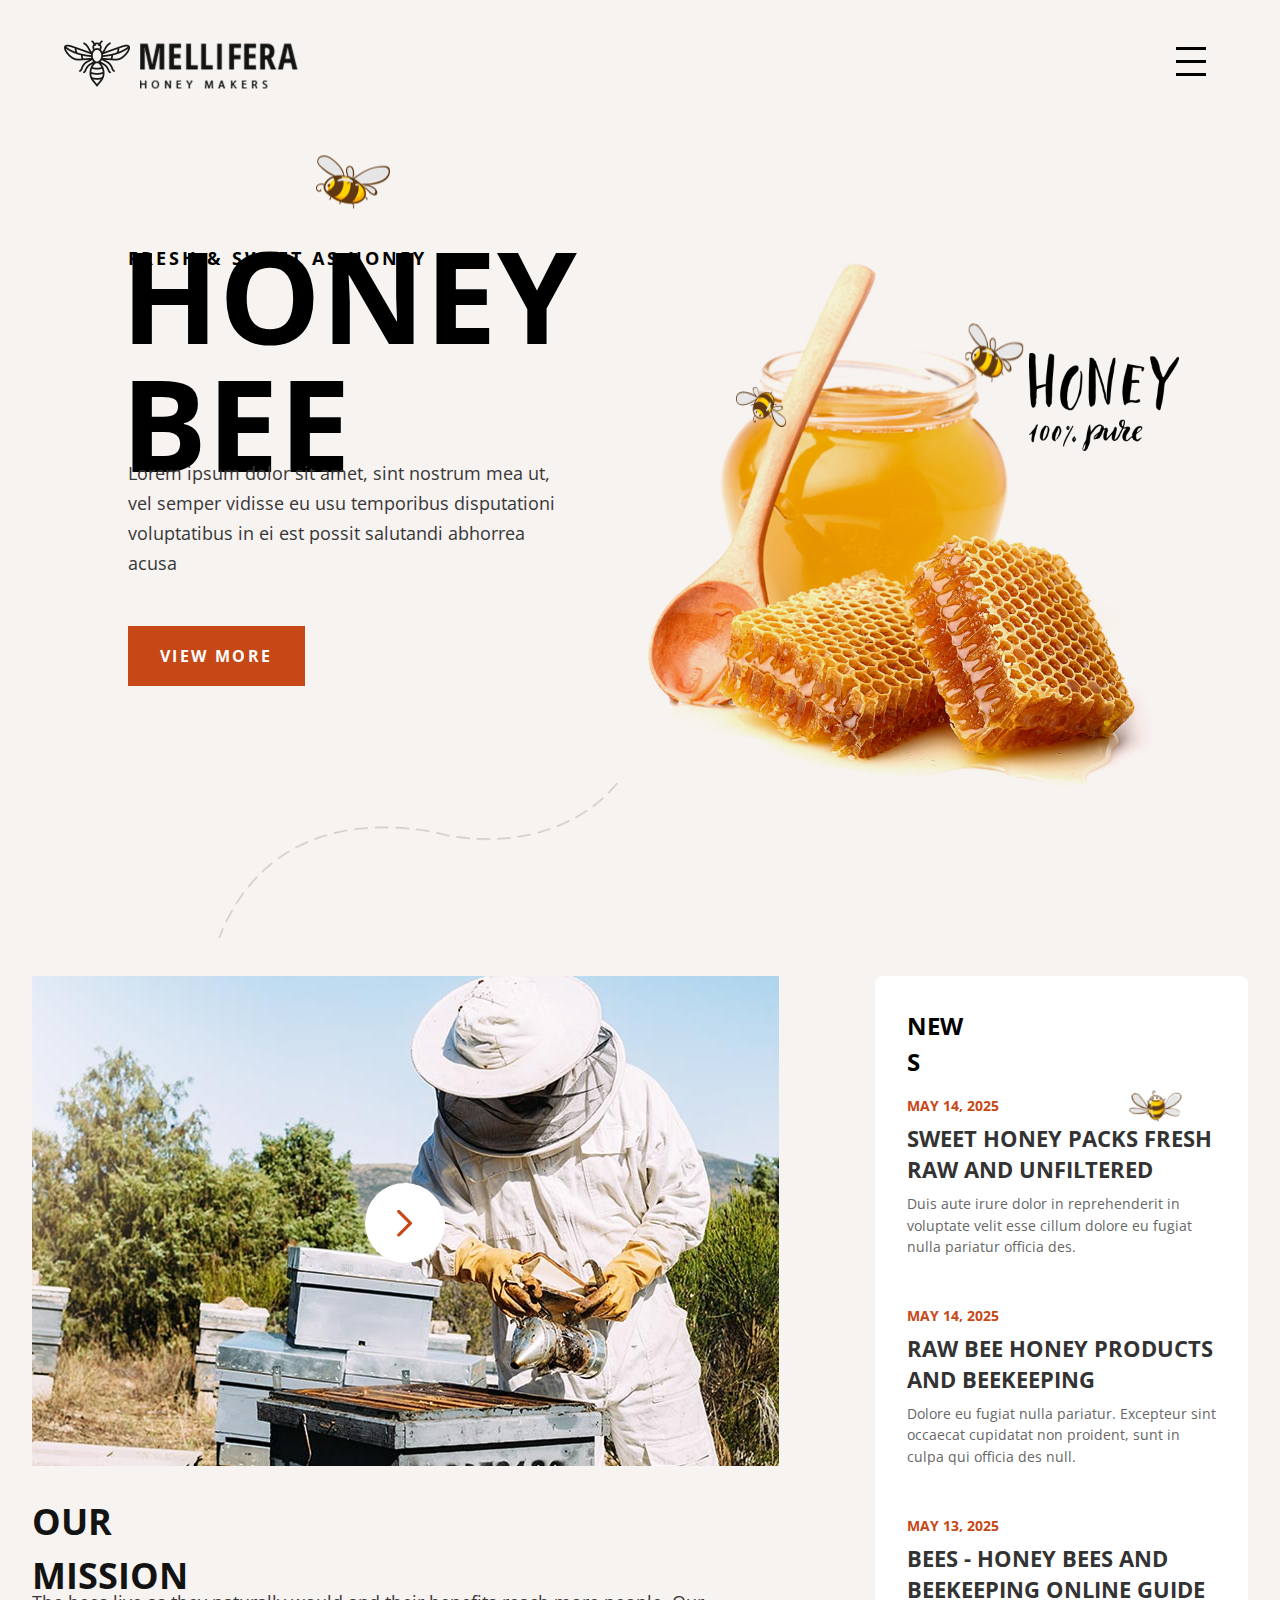
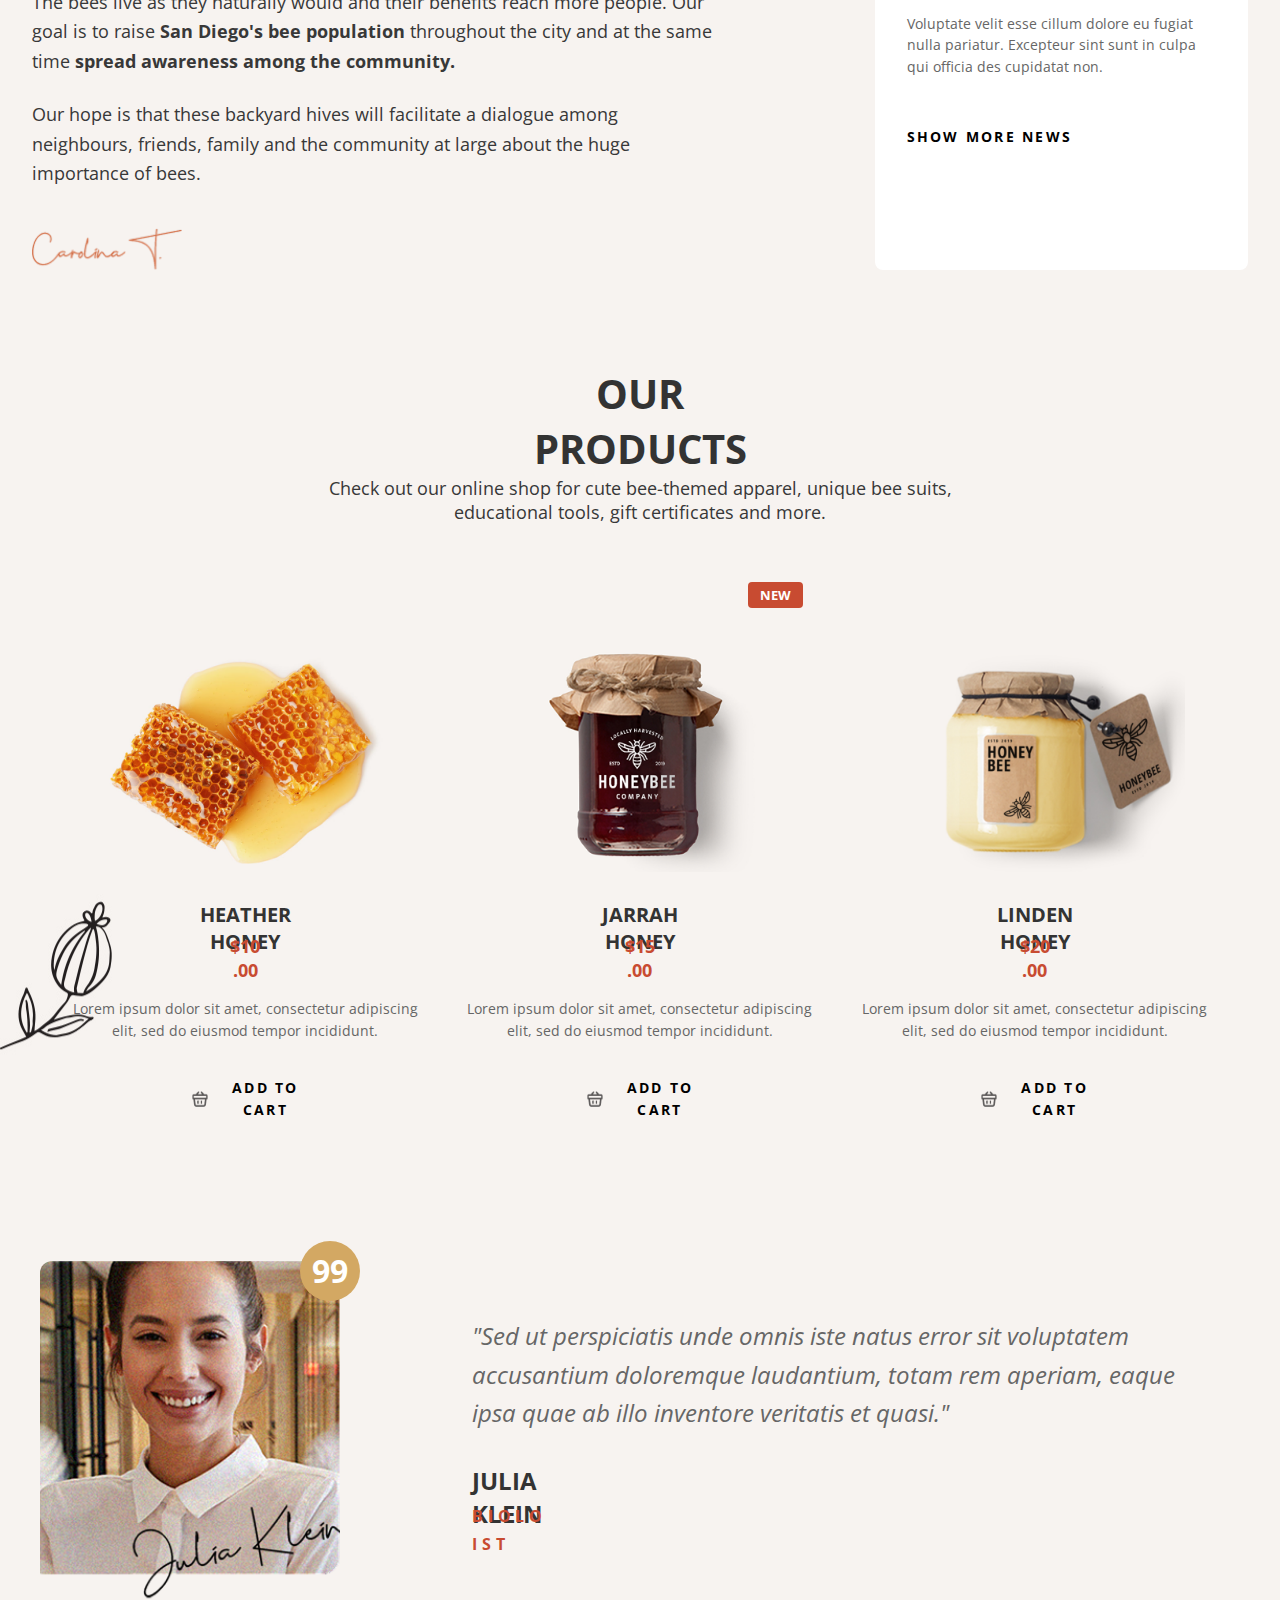
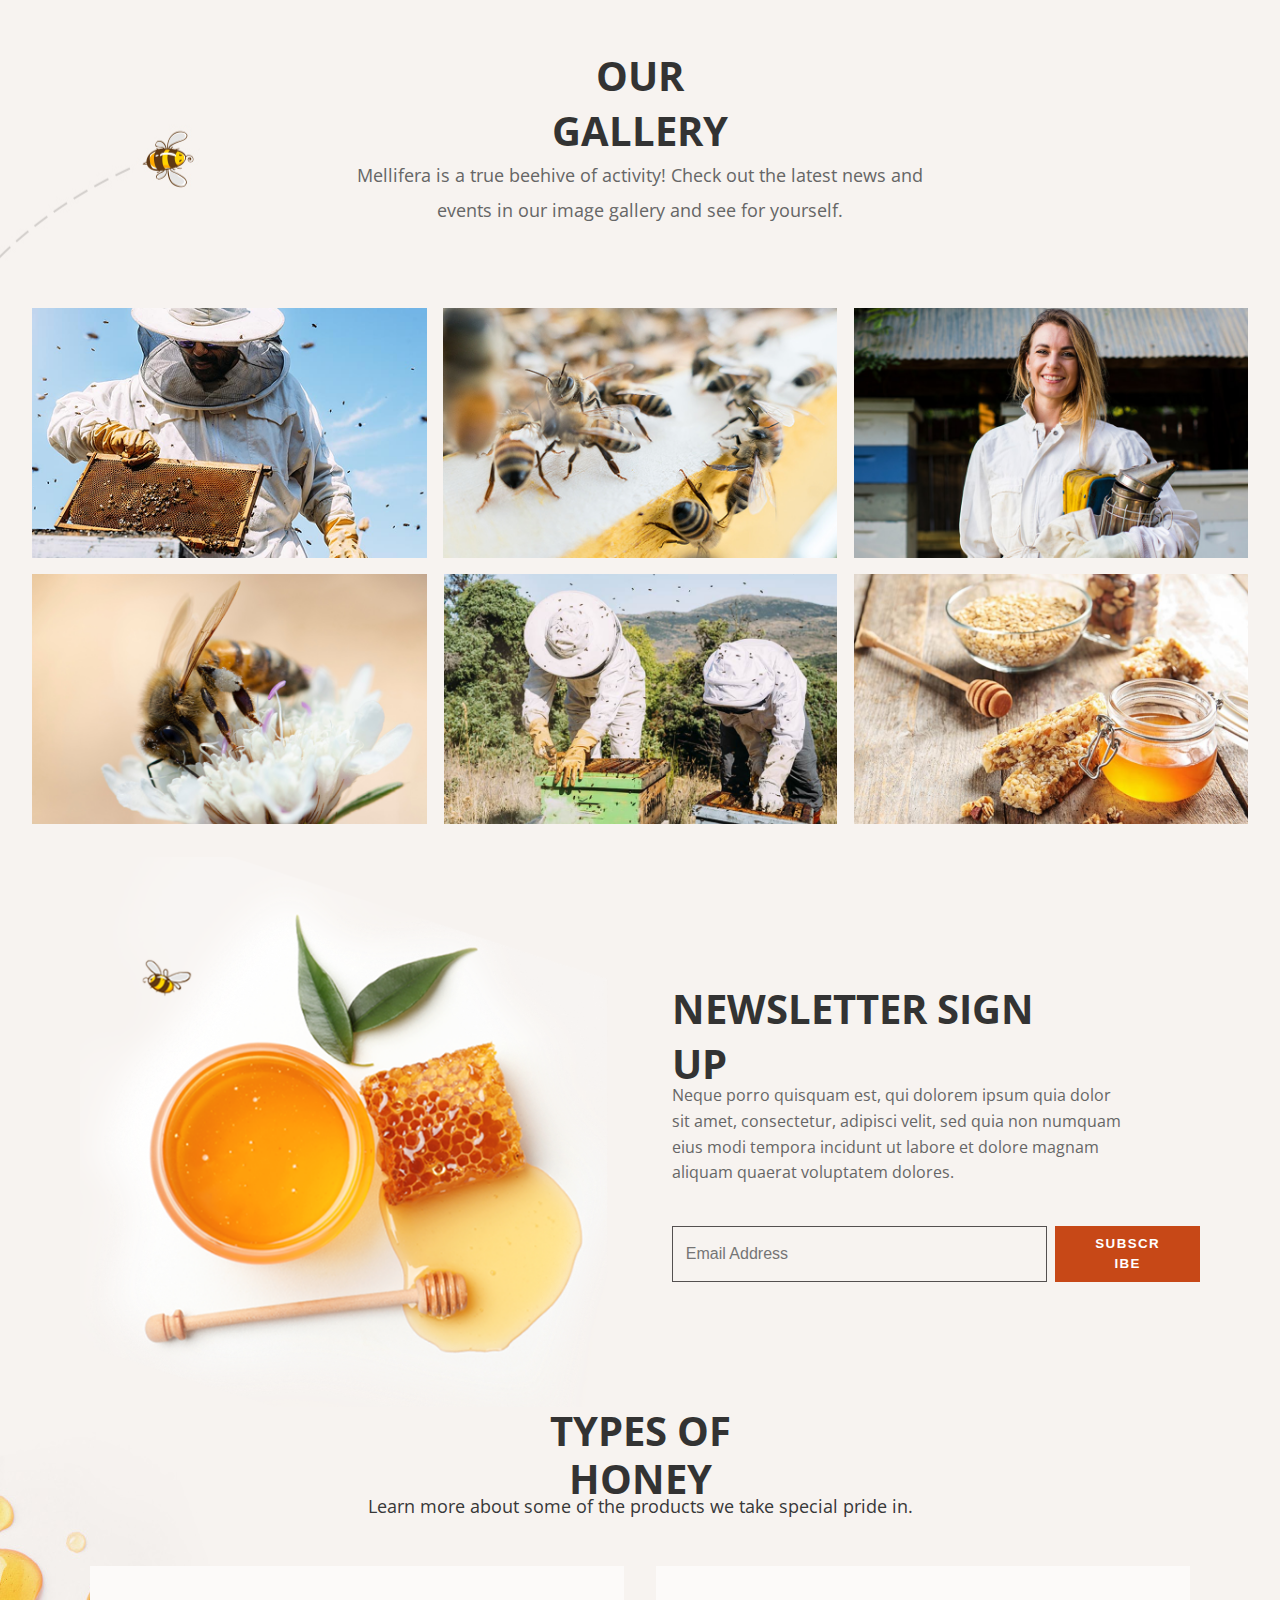
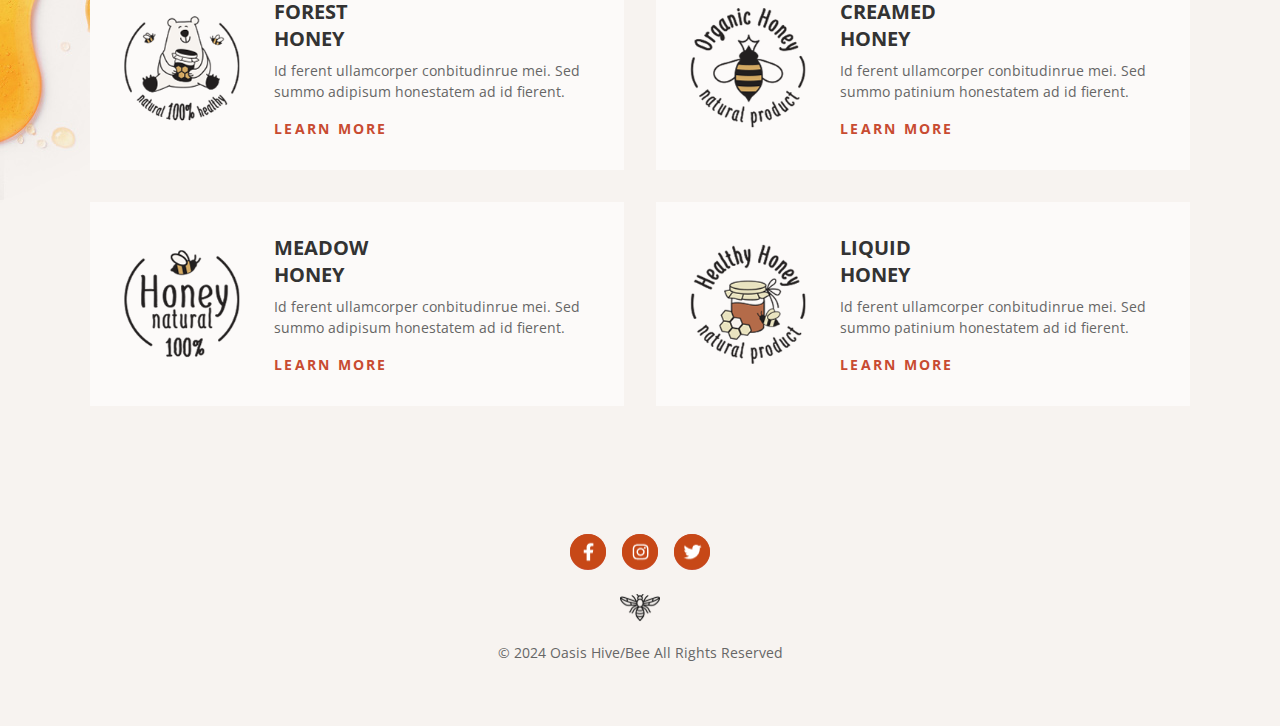
<file: index.html>
<!DOCTYPE html>
<html lang="en">
  <head>
    <meta charset="UTF-8" />
    <meta name="viewport" content="width=device-width, initial-scale=1.0" />
    <title>Honey Bee</title>
    <link rel="stylesheet" href="style.css" />
    <link rel="stylesheet" href="mediaquery.css" />
  </head>
  <body>
    <!-- header section-->
    <header>
      <!-- nav -->
      <nav>
        <!-- logo -->
        <div class="logo">
          <img src="./images/New-logo-png1.png.png" alt="" />
        </div>
        <!-- end of logo -->
        <div class="right-section">
          <!-- links -->
          <div class="links">
            <ul>
              <li><a href="">HOME</a></li>
              <li><a href="">PAGE<span>S</span></a></li>
              <li><a href="">PRODU<span>CTS</span></a></li>
              <li><a href="">BLO <span>G</span></a></li>
              <li><a href="">PORTFO<span>LIO</span></a></li>
            </ul>
          </div>
          <!-- end of links -->
          <!-- widgets -->
          <div class="widgets">
             <img src="./images/a.qodef-m-opener (1).png" alt="" />
            <p>CONT<span>ACT</span></p>
          </div>
          </div>
          <div class="hamburger" onclick="toggleMenu()">
            <span></span>
            <span></span>
            <span></span>
        </div>
          <!-- end of widgets -->
        </div>
      </nav>
      <!-- end of nav -->
      <!-- hero section -->
      <div class="hero-container">
        <div class="left-side-hero">
          <!-- hero1 -->
          <div class="hero1">
            <img src="./images/h1-rev-img-1.png.png" alt="" class="flower-deco" />
            <img
              src="./images/h1-rev-img-1-1.png.png"
              alt=""
              class="bee-decoration"
            />
            <img src="./images/h1-rev-img-8.png.png" alt="" class="flower-deco" />
          </div>
          <!-- end of hero1  -->
         <!-- hero2 -->
          <div class="hero2">
            <div class="hero2-bee">
              <img src="./images/h1-rev-img-2.png.png" alt="" />
            </div>
            <p class="fresh-sweet">FRESH & SWEET AS HONEY</p>
            <h1 class="honey-bee">HONEY<span>BEE</span></h1>
            <p class="lorem-ipsum">
              Lorem ipsum dolor sit amet, sint nostrum mea ut, vel semper
              vidisse eu usu temporibus disputationi voluptatibus in ei est
              possit salutandi abhorrea acusa
            </p>
            <p class="view-more">VIEW MORE</p>
            <img
              class="dashed-curly"
              src="./images/h1-rev-img-11.png.png"
              alt=""
            />
          </div>
          <!-- end of hero2 -->
        </div>
         <!-- end of left-side -->
        <div class="right-side-hero">
          <!-- hero3 -->
          <div class="hero3">
            <div class="big-honey-img">
              <img src="./images/h1-rev-img-12.jpg.png" alt="" />
            </div>
            <img
              src="./images/h1-rev-img-3.png.png"
              alt=""
              class="bee-deco bee-1"
            />
            <img
              src="./images/h1-rev-img-4.png.png"
              alt=""
              class="bee-deco bee-2"
            />
            <img class="honey-pure" src="./images/h1-rev-img-9.png.png" alt="" />
            <img  class="dashed-curly2" src="./images/h1-rev-img-10.png.png" alt="" />
          </div>
          <!-- end of hero3 -->
            <!-- hero4 -->
          <div class="hero4">
            <div class="hero4a">
              <img src="./images/h1-rev-img-5.png.png" alt="" />
            </div>
            <div class="hero4b">
              <img src="./images/h1-rev-img-7.png.png" alt="" />
            </div>
            <div class="hero4c">
              <button>
                <img src="./images/Layer_1.png" alt="" />
                <p>Chat</p>
              </button>
            </div>
          </div>
        <!-- end of hero4 -->
       </div>
       
     </div>
      <!-- end of hero section -->
    </header>
    <!-- end of header section -->
    <!-- main-1 -->
    <div class="main-1">
      <div class="main-1-container">
        <div class="mission-section">
          <div class="image-cont">
            <img
              src="./images/h1-img1.jpg.png"
              alt="Beekeeper working with hives"
              class="beekeeper-image"
            />
            <div class="arrow-cont">
              <img src="./images/arrow.png" alt="" />
            </div>
          </div>

          <h1 class="mission-title">Our <span>Mission</span></h1>
          <p class="mission-text mission-text1">
            The bees live as they naturally would and their benefits reach more
            people. Our goal is to raise
            <strong>San Diego's bee population </strong>throughout the city and
            at the same time
            <strong>spread awareness among the community.</strong>
          </p>
          <p class="mission-text mission-text2">
            Our hope is that these backyard hives will facilitate a dialogue
            among neighbours, friends, family and the community at large about
            the huge importance of bees.
          </p>
          <img src="./images/sign.png" alt="Signature" class="signature" />
        </div>

        <div class="news-section">
          <h2 class="news-header">NEW <span>S</span></h2>

          <div class="news-item">
            <div class="news-date">MAY 14, 2025</div>
            <h3 class="news-title">
              SWEET HONEY PACKS FRESH RAW AND UNFILTERED
            </h3>
            <p class="news-description">
              Duis aute irure dolor in reprehenderit in voluptate velit esse
              cillum dolore eu fugiat nulla pariatur officia des.
            </p>
          </div>

          <div class="news-item">
            <div class="news-date">MAY 14, 2025</div>
            <h3 class="news-title">RAW BEE HONEY PRODUCTS AND BEEKEEPING</h3>
            <p class="news-description">
              Dolore eu fugiat nulla pariatur. Excepteur sint occaecat cupidatat
              non proident, sunt in culpa qui officia des null.
            </p>
          </div>

          <div class="news-item">
            <div class="news-date">MAY 13, 2025</div>
            <h3 class="news-title">
              BEES - HONEY BEES AND BEEKEEPING ONLINE GUIDE
            </h3>
            <p class="news-description">
              Voluptate velit esse cillum dolore eu fugiat nulla pariatur.
              Excepteur sint sunt in culpa qui officia des cupidatat non.
            </p>
          </div>

          <a href="#" class="show-more">SHOW MORE NEWS</a>
        </div>
      </div>
      <img src="./images/bee1.png" alt="Bee icon" class="bee-icon bee-icon-1" />
    </div>
    <!-- end of main-1 -->
    <!-- main-2 -->
    <div class="main-2">
      <div class="main-2-container">
        <header class="m2-header">
          <h1 class="m2-title">Our <span>Products</span></h1>
          <p class="m2-subtitle">
            Check out our online shop for cute bee-themed apparel, unique bee
            suits, educational tools, gift certificates and more.
          </p>
        </header>

        <div class="m2-products-grid">
          <div class="m2-product-card">
            <img
              src="./images/div.qodef-woo-product-image.png"
              alt="Heather Honey"
              class="m2-product-image"
            />
            <h2 class="m2-product-title">Heather <span>Honey</span></h2>
            <p class="m2-product-price">$10<span>.00</span></p>
            <p class="m2-product-description">
              Lorem ipsum dolor sit amet, consectetur adipiscing elit, sed do
              eiusmod tempor incididunt.
            </p>
            <a href="#" class="add-to-cart">
              <img
                src="./images/Vector (1).png"
                alt="Cart icon"
                class="cart-icon"
              />
              <p>Add to <span>Cart</span></p>
            </a>
          </div>

          <div class="m2-product-card">
            <div class="new-badge">New</div>
            <img
              src="./images/h1product2.jpg.png"
              alt="Jarrah Honey"
              class="m2-product-image"
            />
            <h2 class="m2-product-title">Jarrah <span>Honey</span></h2>
            <p class="m2-product-price">$15<span>.00</span></p>
            <p class="m2-product-description">
              Lorem ipsum dolor sit amet, consectetur adipiscing elit, sed do
              eiusmod tempor incididunt.
            </p>
            <a href="#" class="add-to-cart">
              <img
                src="./images/Vector (1).png"
                alt="Cart icon"
                class="cart-icon"
              />
              <p>Add to <span>Cart</span></p>
            </a>
          </div>

          <div class="m2-product-card">
            <img
              src="./images/div.qodef-woo-product-image (2).png"
              alt="Linden Honey"
              class="m2-product-image"
            />
            <h2 class="m2-product-title">Linden <span>Honey</span></h2>
            <p class="m2-product-price">$20 <span>.00</span></p>
            <p class="m2-product-description">
              Lorem ipsum dolor sit amet, consectetur adipiscing elit, sed do
              eiusmod tempor incididunt.
            </p>
            <a href="#" class="add-to-cart">
              <img
                src="./images/Vector (1).png"
                alt="Cart icon"
                class="cart-icon"
              />
              <p>Add to <span>Cart</span></p>
            </a>
          </div>
        </div>
      </div>
    </div>
    <!-- end of main-2 -->
    <!-- main-3 -->
    <div class="main-3">
      <div class="main-3-container">
        <section class="testimonial-section">
          <div class="testimonial-card">
            <img
              src="./images/home-1-testimonial-2.png.png"
              alt="Julia Klein"
              class="testimonial-image"
            />
            <div class="quote-icon">99</div>
          </div>

          <div class="testimonial-content">
            <p class="testimonial-text">
              "Sed ut perspiciatis unde omnis iste natus error sit voluptatem
              accusantium doloremque laudantium, totam rem aperiam, eaque ipsa
              quae ab illo inventore veritatis et quasi."
            </p>
            <h2 class="testimonial-author">Julia <span>Klein</span></h2>
            <p class="author-title">BIOLO <span>IST</span></p>
          </div>
        </section>

        <div class="gallery-header">
          <h1 class="gallery-title">Our Gallery</h1>
          <p class="gallery-subtitle">
            Mellifera is a true beehive of activity! Check out the latest news
            and events in our image gallery and see for yourself.
          </p>
        </div>
      </div>
    </div>
    <!-- end of main-3 -->

    <!-- main-4 -->
    <div class="main-4-container">
      <div class="gallery">
        <img
          src="./images/h1-img6.jpg.png"
          alt="Beekeeper working with honeycomb"
          class="gallery-image"
        />
        <img
          src="./images/h1-img7.jpg.png"
          alt="Bees on honeycomb"
          class="gallery-image"
        />
        <img
          src="./images/div.qodef-image-zoom-holder.png"
          alt="Beekeeper portrait"
          class="gallery-image"
        />
        <img
          src="./images/div.qodef-image-zoom-holder (1).png"
          alt="Bee on flower"
          class="gallery-image"
        />
        <img
          src="./images/div.qodef-image-zoom-holder (2).png"
          alt="Beekeepers working"
          class="gallery-image"
        />
        <img
          src="./images/div.qodef-image-zoom-holder (3).png"
          alt="Honey and honeycomb"
          class="gallery-image"
        />
      </div>
    </div>
    <!-- end of main-4 -->
    <!-- main-5 -->
    <div class="main-5">
      <div class="main-5-container">
        <div class="newsletter">
          <img
            src="./images/h1-img-14.png.png"
            alt="Honey and honeycomb with honey dipper"
            class="newsletter-image"
          />

          <div class="newsletter-content">
            <h2 class="newsletter-title">Newsletter Sign <span>Up</span></h2>
            <p class="newsletter-text">
              Neque porro quisquam est, qui dolorem ipsum quia dolor sit amet,
              consectetur, adipisci velit, sed quia non numquam eius modi
              tempora incidunt ut labore et dolore magnam aliquam quaerat
              voluptatem dolores.
            </p>
            <form class="newsletter-form">
              <input
                type="email"
                placeholder="Email Address"
                id="newsletter-input"
                required
              />
              <button type="submit" class="newsletter-button">
                Subscr<span>ibe</span>
              </button>
            </form>
          </div>
        </div>
        <header class="header">
          <h1 class="title">Types of <span>Honey</span></h1>
          <p class="subtitle">
            Learn more about some of the products we take special pride in.
          </p>
        </header>

        <div class="products-grid">
          <div class="product-card">
            <img
              src="./images/home1.png"
              alt="Forest Honey Icon"
              class="product-icon"
            />
            <div class="product-info">
              <h2 class="product-title">Forest <span>Honey</span></h2>
              <p class="product-description">
                Id ferent ullamcorper conbitudinrue mei. Sed summo adipisum
                honestatem ad id fierent.
              </p>
              <a href="#" class="learn-more">Learn More</a>
            </div>
          </div>

          <div class="product-card">
            <img
              src="./images/home2.png"
              alt="Creamed Honey Icon"
              class="product-icon"
            />
            <div class="product-info">
              <h2 class="product-title">Creamed <span>Honey</span></h2>
              <p class="product-description">
                Id ferent ullamcorper conbitudinrue mei. Sed summo patinium
                honestatem ad id fierent.
              </p>
              <a href="#" class="learn-more">Learn More</a>
            </div>
          </div>

          <div class="product-card">
            <img
              src="./images/home3.png"
              alt="Meadow Honey Icon"
              class="product-icon"
            />
            <div class="product-info">
              <h2 class="product-title">Meadow <span>Honey</span></h2>
              <p class="product-description">
                Id ferent ullamcorper conbitudinrue mei. Sed summo adipisum
                honestatem ad id fierent.
              </p>
              <a href="#" class="learn-more">Learn More</a>
            </div>
          </div>

          <div class="product-card">
            <img
              src="./images/home4.png"
              alt="Liquid Honey Icon"
              class="product-icon"
            />
            <div class="product-info">
              <h2 class="product-title">Liquid <span>Honey</span></h2>
              <p class="product-description">
                Id ferent ullamcorper conbitudinrue mei. Sed summo patinium
                honestatem ad id fierent.
              </p>
              <a href="#" class="learn-more">Learn More</a>
            </div>
          </div>
        </div>
      </div>
    </div>
    <!-- end of main-5 -->
    <footer class="footer">
      <div class="social-links">
        <a href="#" class="social-link">
          <img src="./images/facebk.png" alt="Facebook" class="social-icon" />
        </a>
        <a href="#" class="social-link">
          <img
            src="./images/instagram.png"
            alt="Instagram"
            class="social-icon"
          />
        </a>
        <a href="#" class="social-link">
          <img src="./images/twitter.png" alt="Twitter" class="social-icon" />
        </a>
      </div>

      <img src="./images/Footer3.png.png" alt="Company Logo" class="logo" />

      <p class="copyright">© 2024 Oasis Hive/Bee All Rights Reserved</p>
    </footer>
    <script>
      function toggleMenu() {
        const menu =document.querySelector(".right-section")
        menu.classList.toggle("active")
      }
    </script>
  </body>
</html>
</file>
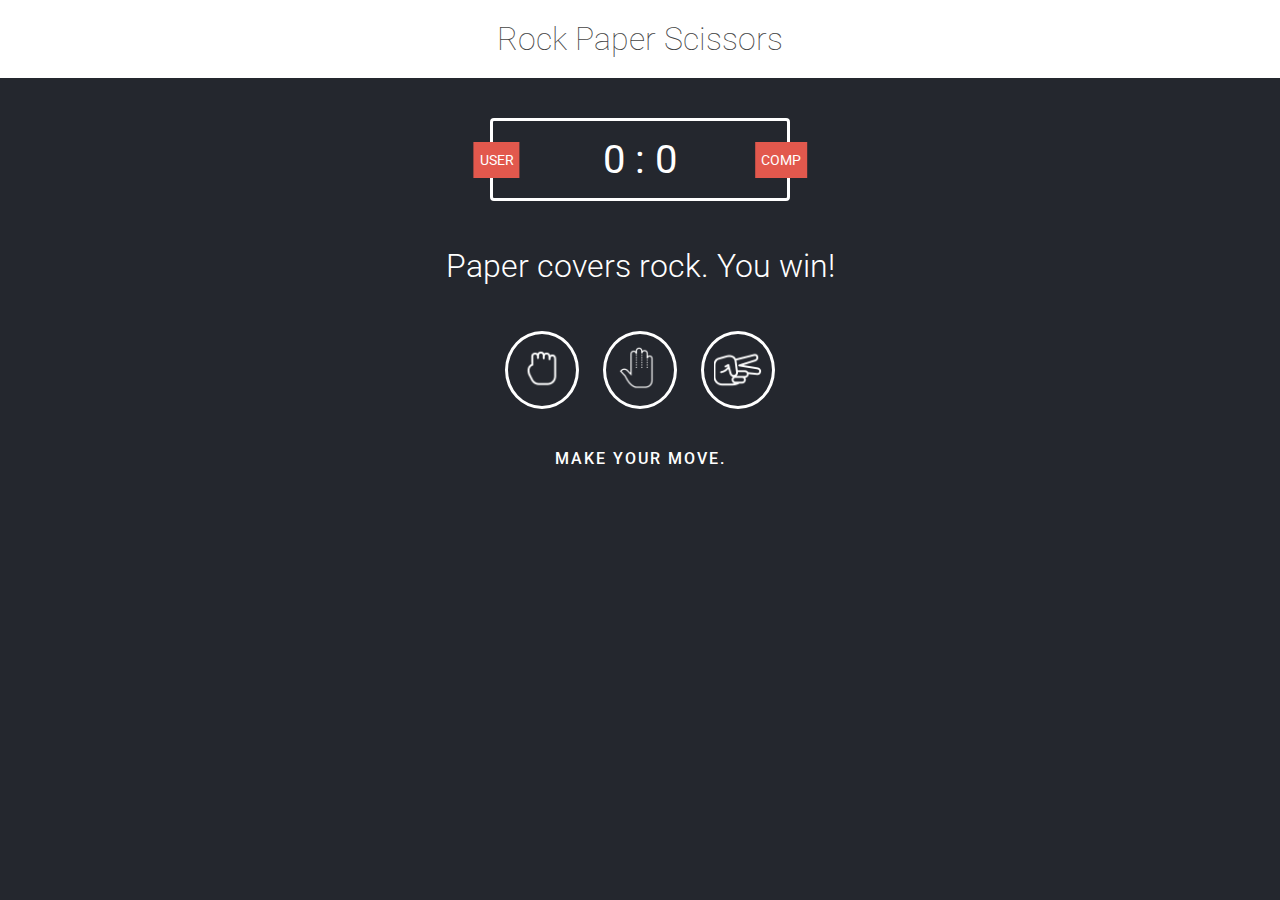
<file: Rock Paper/index.html>
<!DOCTYPE html>
<html>
  <head>
    <meta charset="utf-8>" />
    <title>Rock Papaer Scissors</title>
    <link rel="stylesheet" href="style.css" type="text/css" />
  </head>

  <body>
    <header>
      <h1>Rock Paper Scissors</h1>
    </header>
    <div class="score-board">
      <div id="user-label" class="badge">user</div>
      <div id="computer-label" class="badge">comp</div>
      <span id="user-score">0</span> : <span id="computer-score">0</span>
    </div>
    <div class="result">
      <p>Paper covers rock. You win!</p>
    </div>
    <div class="choices">
      <div id="rock" class="choice">
        <img width="48" height="48" src="1.png" />
      </div>
      <div id="paper" class="choice">
        <img width="48" height="48" src="2.png" />
      </div>
      <div id="scissors" class="choice">
        <img width="48" height="48" src="3.png" />
      </div>
      <p id="action-message">Make your move.</p>
    </div>
    <script src="app.js" type="text/javascript"></script>
  </body>
</html>
</file>
<file: style.css>
@import url("https://fonts.googleapis.com/css2?family=Open+Sans:ital,wght@0,300..800;1,300..800&display=swap");

* {
  padding: 0;
  margin: 0;
  box-sizing: border-box;
}

body {
  background-color: #f7f3f0;
  font-family: Open Sans;
}

nav {
  display: flex;
  align-items: center;
  justify-content: space-between;
  padding: 2rem 15%;
}

.right-section {
  display: flex;
  align-items: center;
}

ul {
  list-style: none;
  display: flex;
  align-items: center;
  gap: 3rem;
  font-family: Open Sans;
  font-size: 15px;
  font-weight: 700;
  line-height: 25px;
  letter-spacing: 2.25px;
  text-align: left;
}

a {
  text-decoration: none;
  color: black;
  cursor: pointer;
  transition: 0.5s ease-in-out;
  letter-spacing: 2.25px;
}

a:hover {
  color: #c74817;
}

.links ul li a {
  display: flex;
  flex-direction: column;
}
.widgets {
  display: flex;
  align-items: center;
  margin-left: 2rem;
  cursor: pointer;
}

.widgets:hover p {
  color: #d3a863;
  background-color: white;
}

.widgets p {
  color: white;
  background-color: #d3a863;
  padding: 0.05rem 2.5rem;
  font-family: Open Sans;
  font-size: 0.9rem;
  font-weight: 700;
  line-height: 1.5;
  letter-spacing: 2px;
  display: flex;
  flex-direction: column;
}

.hamburger {
  display: none;
  flex-direction: column;
  cursor: pointer;
  padding: 10px;
}

.hamburger span {
  display: block;
  width: 30px;
  height: 3px;
  background-color: black;
  margin: 5px 0;
  transition: all 0.3s ease-in-out;
}

.hero-container {
  width: 100%;
  display: flex;
  margin-top: 4rem;
  margin-bottom: 2rem;
}

.left-side-hero {
  display: flex;
  width: 50%;
}

.right-side-hero {
  display: flex;
  width: 50%;
  justify-content: space-between;
}

.hero1 {
  display: flex;
  flex-direction: column;
  row-gap: 8rem;
  width: 20%;
  margin-right: 10rem;
  
}

.hero2 {
  flex: 1;
  max-width: 450px;
  margin-top: 2rem;
  width: 100%;
}

.hero3 {
  position: relative;
  max-width: 759px;
  width: 100%;
  
}

.hero4 {
  width: 10%;
  display: flex;
  flex-direction: column;
  align-items: flex-end;
}

.bee-decoration {
  width: 40px;
  height: 60px;
  margin-left: 4rem;
}

.hero2-bee {
  width: fit-content;
  margin: 0 auto;
}

.fresh-sweet {
  font-family: Open Sans;
  font-size: 1.125rem;
  font-weight: 700;
  line-height: 25px;
  letter-spacing: 3px;
  margin-top: 2rem;
  margin-bottom: -2.5rem;
}

.honey-bee {
  width: fit-content;
  font-size: 8rem;
  font-weight: 700;
  line-height: 1;
  text-align: left;
  display: flex;
  flex-direction: column;
  align-items: left;
  margin-left: -7px;
}

.lorem-ipsum {
  font-family: Open Sans;
  font-size: 1.125rem;
  font-weight: 400;
  line-height: 30px;
  text-align: left;
  color: #383838;
  margin-top: -1.8rem;
  margin-bottom: 3rem;
}

.view-more {
  width: fit-content;
  padding: 1rem 2rem;
  color: white;
  background-color: #c74817;
  font-family: Open Sans;
  font-size: 1rem;
  font-weight: 700;
  line-height: 28px;
  letter-spacing: 2.4px;
}

.dashed-curly {
  width: 100%;
  max-width: 400px;
  margin-top: 6rem;
  margin-left: 20%;
}

/* .big-honey-img {
 
} */

.big-honey-img img {
  width: 100%;
  max-width: 759px;
  height: auto;
}

.bee-deco {
  position: absolute;
  width: 50px;
  height: 40px;
}
.bee-1 {
  top: 8rem;
  left: 6rem;
}

.bee-2 {
  top: 4rem;
  right: 8rem;
  width: 60px;
  height: 60px;
}

/* .honey-pure {
  position: absolute;
  width: 100%;
  max-width: 225px;
  max-height: 147px;
  height: auto;
  right: -4rem;
  top: 14rem;
} */

.honey-pure {
position: absolute;
width: 100%;
max-width: 11.72vw;
max-height: 7.64vw;
height: auto;
right: -2.08vw;
top: 7.29vw;
}

.dashed-curly2 {
  position: absolute;
  width: 100%;
  height: auto;
  max-width: 400px;
  top: 8rem;
  right: -10rem;
}

.hero4a {
  margin-top: 2rem;
  margin-bottom: 18rem;
}

.hero4b {
  margin-bottom: 10rem;
}
.hero4c button {
  background-color: #ee2852;
  padding: 0.8rem;
  border: none;
  border-radius: 5rem;
  color: white;
  display: flex;
  align-items: center;
  justify-content: center;
  gap: 0.5rem;
}

/* main-1 */
.main-1 {
  position: relative;
}
.main-1-container {
  max-width: 1400px;
  margin: 0 auto;
  padding: 2rem;
  display: grid;
  grid-template-columns: 1fr 0.5fr;
  gap: 6rem;
}

.mission-section {
  display: flex;
  flex-direction: column;
  gap: 1.5rem;
}

.mission-title {
  font-size: 2.25rem;
  font-weight: 700;
  color: #131313;
  text-transform: uppercase;
  display: flex;
  flex-direction: column;
  line-height: 1.5;
}

.mission-text {
  color: #383838;
  line-height: 1.6;
  font-size: 1.15rem;
  padding-right: 4rem;
}
.mission-text1 {
  margin-top: -2.5rem;
}

.beekeeper-image {
  width: 100%;
  height: 490px;
  object-fit: cover;
}
.image-cont {
  position: relative;
}
.arrow-cont {
  position: absolute;
  background-color: white;
  width: 80px;
  height: 80px;
  border-radius: 50%;
  top: 50%;
  left: 50%;
  transform: translate(-50%, -50%);
  display: flex;
  align-items: center;
  justify-content: center;
}

.signature {
  max-width: 150px;
  opacity: 0.8;
}

.news-section {
  background-color: #ffffff;
  padding: 2rem;
  border-radius: 8px;
}

.news-header {
  font-size: 1.5rem;
  font-weight: 700;
  margin-bottom: 1rem;
  display: flex;
  flex-direction: column;
  line-height: 1.5;
}

.news-item {
  margin-bottom: 1.5rem;
  padding-bottom: 1.5rem;
}

.news-date {
  color: #c74817;
  font-size: 0.9rem;
  margin-bottom: 0.5rem;
  font-weight: 700;
}

.news-title {
  color: #333;
  font-weight: bold;
  margin-bottom: 0.5rem;
  font-size: 1.4rem;
}

.news-description {
  color: #666;
  font-size: 0.9rem;
  line-height: 1.5;
}

.show-more {
  text-decoration: none;
  font-weight: bold;
  font-size: 0.9rem;
}

.show-more:hover {
  text-decoration: underline;
}

.bee-icon {
  position: absolute;
  width: 67px;
  height: 60px;
}

.bee-icon-1 {
  top: 130px;
  right: 90px;
}

/* main-2 */
.main-2 {
  background-image: url(./images/BackgroundF1.jpeg);
  width: 100%;
  height: auto;
}
.main-2-container {
  max-width: 1200px;
  margin: 0 auto;
  padding: 4rem 2rem;
  position: relative;
}

.m2-header {
  text-align: center;
  margin-bottom: 3rem;
}

.m2-title {
  font-size: 2.5rem;
  color: #333;
  margin-bottom: 1rem;
  text-transform: uppercase;
  font-weight: bold;
  display: flex;
  flex-direction: column;
}

.m2-subtitle {
  color: #383838;
  font-size: 1.1rem;
  max-width: 650px;
  margin: 0 auto;
  margin-top: -1rem;
}

.m2-products-grid {
  display: grid;
  grid-template-columns: repeat(3, 1fr);
  gap: 3rem;
  margin-top: 2rem;
}

.m2-product-card {
  text-align: center;
  position: relative;
}

.m2-product-image {
  width: 100%;
  height: 300px;
  object-fit: contain;
  margin-bottom: 1.5rem;
  transition: transform 0.3s ease;
}

.m2-product-card:hover .product-image {
  transform: translateY(-10px);
}

.new-badge {
  position: absolute;
  top: 10px;
  right: 10px;
  background-color: #c84b31;
  color: white;
  padding: 0.25rem 0.75rem;
  border-radius: 4px;
  font-size: 0.8rem;
  font-weight: bold;
  text-transform: uppercase;
}

.m2-product-title {
  font-size: 1.25rem;
  color: #333;
  text-transform: uppercase;
  font-weight: bold;
  margin-bottom: 0.5rem;
  display: flex;
  flex-direction: column;
}

.m2-product-price {
  color: #c84b31;
  font-weight: bold;
  font-size: 1.1rem;
  margin-top: -1.8rem;
  margin-bottom: 1rem;
  display: flex;
  flex-direction: column;
}

.m2-product-description {
  color: #666;
  font-size: 0.9rem;
  line-height: 1.5;
  margin-bottom: 1.5rem;
}

.add-to-cart {
  display: inline-flex;
  align-items: center;
  gap: 1.5rem;
  padding: 0.75rem 1.5rem;
  color: black;
  text-decoration: none;
  border-radius: 4px;
  font-size: 0.9rem;
  font-weight: 700;
  text-transform: uppercase;
  transition: background-color 0.3s ease;
}

.add-to-cart p {
  display: flex;
  flex-direction: column;
  line-height: 1.5;
}

.add-to-cart:hover {
  background-color: #000;
}

.cart-icon {
  width: 16px;
  height: 16px;
}

.flower-decoration {
  position: absolute;
  left: 20px;
  bottom: 20px;
  width: 60px;
  height: 60px;
  opacity: 0.5;
}
/* main-3 */
.main-3 {
  background-image: url(./images/BackgroundF2.jpeg);
  width: 100%;
  height: auto;
}
.main-3-container {
  max-width: 1400px;
  margin: 0 auto;
  padding: 4rem 1.5rem;
  position: relative;
}

.testimonial-section {
  display: grid;
  grid-template-columns: 0.5fr 1fr;
  gap: 1.5rem;
  align-items: center;
  margin-bottom: 4rem;
  max-width: 1200px;
  margin: 0 auto;
}

.testimonial-card {
  position: relative;
  width: 300px;
}

.testimonial-image {
  width: 100%;
  height: 350px;
  object-fit: cover;
  border-radius: 12px;
}

.quote-icon {
  position: absolute;
  top: -20px;
  right: -20px;
  width: 60px;
  height: 60px;
  background-color: #d3a863;
  border-radius: 50%;
  display: flex;
  align-items: center;
  justify-content: center;
  color: white;
  font-size: 2rem;
  font-weight: bold;
}

.signature {
  margin-top: 1rem;
  width: 150px;
}

.testimonial-content {
  padding: 2rem 1rem;
}

.testimonial-text {
  font-style: italic;
  color: #666;
  font-size: 1.5rem;
  line-height: 1.6;
  margin-bottom: 2rem;
}

.testimonial-author {
  color: #333;
  font-size: 1.5rem;
  font-weight: bold;
  text-transform: uppercase;
  display: flex;
  flex-direction: column;
}

.author-title {
  color: #c84b31;
  text-transform: uppercase;
  font-size: 1rem;
  font-weight: 700;
  margin-top: -1.8rem;
  display: flex;
  flex-direction: column;
  line-height: 1.8;
  letter-spacing: 0.3rem;
}

.gallery-header {
  text-align: center;
  margin: 2rem 4rem 0 4rem;
}

.gallery-title {
  font-size: 2.5rem;
  color: #333;
  text-transform: uppercase;
  font-weight: 700;
  width: 200px;
  margin: 0 auto;
}

.gallery-subtitle {
  color: #666;
  font-size: 1.1rem;
  max-width: 600px;
  margin: 0 auto;
  line-height: 2;
}

/* main-4 */
.main-4-container {
  max-width: 1400px;
  margin: 0 auto;
  padding: 1rem 2rem;
}

.gallery {
  display: grid;
  grid-template-columns: repeat(3, 1fr);
  gap: 1rem;
  margin-bottom: 1rem;
}

.gallery-image {
  width: 100%;
  height: 250px;
  object-fit: cover;
  transition: transform 0.3s ease;
}

.gallery-image:hover {
  transform: scale(1.02);
}

/* main-5 */
.main-5 {
  background-image: url(./images/BackgroundF.jpeg);
  width: 100%;
  height: auto;
}
.main-5-container {
  max-width: 1400px;
  margin: 0 auto;
  padding: 0 2rem;
  /* background-color: #faf7f2; */
}

.newsletter {
  display: grid;
  grid-template-columns: 1fr 1fr;
  gap: 4rem;
  align-items: center;
  padding: 0 3rem;
  border-radius: 12px;
  position: relative;
}

.newsletter-image {
  width: 100%;
  max-width: 591px;
}

.newsletter-content {
  display: flex;
  flex-direction: column;
  gap: 1.5rem;
  margin: 0 auto;
}

.newsletter-title {
  font-size: 2.5rem;
  font-weight: bold;
  color: #333;
  text-transform: uppercase;
  display: flex;
  flex-direction: column;
}

.newsletter-text {
  margin-top: -2rem;
  color: #666;
  line-height: 1.6;
  padding-right: 4.5rem;
}

.newsletter-form {
  display: flex;
  gap: 0.5rem;
  margin-top: 1rem;
}

#newsletter-input {
  flex: 1;
  padding: 0.8rem;
  border: 1px solid #545050;
  background-color: transparent;
  font-size: 1rem;
}

.newsletter-button {
  padding: 0.5rem 2.5rem;
  background-color: #c74817;
  color: white;
  border: none;
  cursor: pointer;
  text-transform: uppercase;
  font-weight: bold;
  transition: background-color 0.3s ease;
  display: flex;
  flex-direction: column;
  line-height: 1.5;
  align-items: center;
  letter-spacing: 1.4px;
}

.newsletter-button:hover {
  background-color: #a13926;
}

.header {
  text-align: center;
  margin-bottom: 3rem;
}

.title {
  font-size: 2.5rem;
  color: #333;
  margin-bottom: 1rem;
  text-transform: uppercase;
  font-weight: bold;
  display: flex;
  flex-direction: column;
  line-height: 1.2;
}

.subtitle {
  color: #383838;
  font-size: 1.1rem;
  margin-top: -1.6rem;
}

.products-grid {
  display: grid;
  grid-template-columns: repeat(2, 1fr);
  gap: 2rem;
  max-width: 1100px;
  margin: 0 auto;
  margin-bottom: 4rem;
}

.product-card {
  display: grid;
  grid-template-columns: auto 1fr;
  gap: 2rem;
  padding: 2rem;
  background-color: #fcfaf9;

  align-items: center;
  transition: transform 0.3s ease;
}

.product-card:hover {
  transform: translateY(-5px);
}

.product-icon {
  width: 120px;
  height: 120px;
  object-fit: contain;
}

.product-info {
  display: flex;
  flex-direction: column;
  gap: 0.5rem;
}

.product-title {
  font-size: 1.25rem;
  color: #333;
  text-transform: uppercase;
  font-weight: bold;
  display: flex;
  flex-direction: column;
}

.product-description {
  color: #666;
  font-size: 0.9rem;
  line-height: 1.5;
}

.learn-more {
  color: #c84b31;
  text-decoration: none;
  text-transform: uppercase;
  font-size: 0.85rem;
  font-weight: bold;
  margin-top: 0.5rem;
  display: inline-block;
}

.learn-more:hover {
  text-decoration: underline;
}

/* footer */
.footer {
  background-color: #f7f3f0;
  padding: 4rem;
  text-align: center;
}

.social-links {
  display: flex;
  justify-content: center;
  gap: 1rem;
  margin-bottom: 1.5rem;
}

.social-link {
  width: 36px;
  height: 36px;
  background-color: #c84b31;
  border-radius: 50%;
  display: flex;
  align-items: center;
  justify-content: center;
  transition: background-color 0.3s ease;
}

.social-link:hover {
  background-color: #a13926;
}

.social-icon {
  width: 36px;
  height: 36px;
}

.logo {
  width: 40px;
  height: 28px;
  margin-bottom: 1rem;
}

.copyright {
  color: #666;
  font-size: 0.9rem;
}
</file>
<file: mediaquery.css>
/* nav query */
@media screen and (max-width: 1800px) {
  .dashed-curly2 {
    display: none;
  }
}
@media screen and (max-width: 1550px) {
  .hero1,
  .hero4 {
    display: none;
  }
  .hero-container {
    align-items: center;
    padding: 0 10%;
  }
}

@media screen and (max-width: 1400px) {
  .hero-container {
    /* flex-direction: column; */
    /* align-items: center; */
    margin: 0 auto;
  }

  .big-honey-img {
    max-width: 759px;
  }
}

@media screen and (max-width: 1200px) {
  .hero1,
  .hero4 {
    display: none;
  }

  .dashed-curly {
    display: none;
  }
  .hero2 {
    min-width: 100%;
    text-align: center;
    margin-bottom: 2rem;
  }
  .honey-bee {
    font-size: 6rem;
  }
  .bee-1 {
    top: 8rem;
    left: 1rem;
  }

  .bee-2 {
    top: 4rem;
    right: 4rem;
    width: 60px;
    height: 60px;
  }

  /* .honey-pure {
    position: absolute;
    width: 100%;
    max-width: 225px;
    max-height: 147px;
    height: auto;
    right: -10rem;
    top: 10rem;
  } */

  .bee-icon-1 {
    display: none;
  }
}

@media screen and (max-width: 900px) {
  .hero1,
  .hero3,
  .hero4 {
    display: none;
  }

  .right-side-hero {
    display: none;
  }

  .hero-container {
    display: flex;
    flex-direction: column;
    align-items: center;
    justify-content: center;
    width: 100%;
  }

  .left-side-hero {
    width: 100%;
    display: flex;
    flex-direction: column;
    align-items: center;
    justify-content: center;
  }

  .hero2 {
    display: flex;
    flex-direction: column;
    justify-content: center;
    width: 90%;
    max-width: 1200px;
    align-items: flex-start;
  }

  .hero2-bee {
    display: none;
  }

  .honey-bee {
    display: flex;
    flex-direction: row;
    font-size: 6rem;
    align-items: left;
  }
  .lorem-ipsum {
    font-size: 20px;
    font-weight: 400;
    line-height: 1.5;
    margin-top: -3.6px;
    margin-bottom: 6vw;
  }
}

@media screen and (max-width: 750px) {
  .hero1,
  .hero3,
  .hero4 {
    display: none;
  }
  .right-side-hero {
    width: 0;
    display: none;
  }
  .hero2 {
    flex: 1;
    max-width: 750px;
    margin-top: 2rem;
    width: 100%;
    margin: 0 auto;
    align-items: flex-start;
  }
  .fresh-sweet {
    font-size: 2.25vw;
    font-weight: 700;
    line-height: 3vw;
    letter-spacing: 0.6vw;
    margin-top: 4vw;
    margin-bottom: -1vw;
  }
  .honey-bee {
    font-size: 12vw;
    font-weight: 700;
    line-height: 1;
    text-align: left;
    display: flex;
    align-items: left;
    margin-left: -1.4vw;
  }
  .lorem-ipsum {
    font-size: 2.25vw;
    font-weight: 400;
    line-height: 0.8rem;
    margin-top: -3.6px;
    margin-bottom: 6vw;
  }
  .view-more {
    width: fit-content;
    padding: 2vw 4vw;
    color: white;
    background-color: #c74817;
    font-family: Open Sans;
    font-size: 2vw;
    font-weight: 700;
    line-height: 5.6vw;
    letter-spacing: 0.48vw;
  }
}

@media screen and (max-width: 350px) {
  nav {
    padding: 1rem 5%;
  }
  .logo img {
    width: 100%;
    height: auto;
    min-width: 150px;
  }

  .hamburger {
    display: flex;
  }
  .right-section {
    display: none;
    flex-direction: column;
    width: 100%;
    position: absolute;
    top: 60px;
    left: 0;
    background: white;
    box-shadow: 0px 4px 6px rgba(0, 0, 0, 0.1);
    padding: 1rem 0;
  }
  .right-section.active {
    display: flex;
  }
  .links {
    flex-direction: column;
    gap: 1rem;
  }
  .hero-container {
    flex-direction: column;
    align-items: center;
    text-align: center;
  }

  .hero1,
  .hero3,
  .hero4,
  .dashed-curly {
    display: none;
  }
}

@media screen and (max-width: 1280px) {
  nav {
    padding: 2rem 5%;
  }

  .hamburger {
    display: flex;
    z-index: 3;
  }

  .right-section {
    display: none;
    flex-direction: column;
    width: 100%;
    position: absolute;
    top: 70px;
    left: 0;
    background-color: white;
    padding: 1rem;
    text-align: center;
  }

  .right-section ul {
    flex-direction: column;
    gap: 1rem;
  }

  .right-section.active {
    display: flex;
  }
}

/* main-1-query*/
@media (max-width: 768px) {
  .main-1-container {
    grid-template-columns: 1fr;
  }
}
/* main-2-query */
@media (max-width: 900px) {
  .m2-products-grid {
    grid-template-columns: repeat(2, 1fr);
  }
}

@media (max-width: 600px) {
  .m2-products-grid {
    grid-template-columns: 1fr;
  }

  .m2-title {
    font-size: 2rem;
  }
}

/* main-3-query */
@media (max-width: 768px) {
  .testimonial-section {
    grid-template-columns: 1fr;
    text-align: center;
  }

  .testimonial-card {
    margin: 0 auto;
  }

  .signature {
    margin: 1rem auto;
  }
}

@media (max-width: 480px) {
  .testimonial-card {
    width: 100%;
  }

  .gallery-title {
    font-size: 2rem;
  }
}

/* main-4-query */
@media (max-width: 768px) {
  .gallery {
    grid-template-columns: 1fr 1fr;
  }

  .newsletter {
    grid-template-columns: 1fr;
    gap: 2rem;
  }

  .newsletter-form {
    flex-direction: column;
  }
}

@media (max-width: 480px) {
  .gallery {
    grid-template-columns: 1fr;
  }
}
/* main-5-query*/
@media (max-width: 768px) {
  .products-grid {
    grid-template-columns: 1fr;
  }

  .title {
    font-size: 2rem;
  }
}

@media (max-width: 480px) {
  .main-5-container,
  .newsletter {
    padding: 0 0.5rem;
  }
  .product-card {
    grid-template-columns: 1fr;
    text-align: center;
  }

  .product-icon {
    margin: 0 auto;
  }

  .newsletter-title {
    font-size: 1.5rem;
    font-weight: bold;
    color: #333;
    text-transform: uppercase;
    display: flex;
    flex-direction: column;
    text-wrap: wrap;
  }

  .newsletter-text {
    margin-top: -2rem;
    color: #666;
    line-height: 1.6;
    font-size: 0.8rem;
    padding-right: 0;
  }

  .newsletter-form {
    display: flex;
    gap: 0.25rem;
    margin-top: 0.8rem;
  }
  .newsletter-button {
    padding: 0.25rem 1.25rem;
    margin-bottom: 2rem;
  }

  .title {
    font-size: 1.5rem;
  }
  .subtitle {
    font-size: 0.8rem;
  }
}

/* footer */
@media (max-width: 480px) {
  .footer {
    padding: 1.5rem;
  }

  .social-link {
    width: 35px;
    height: 35px;
  }

  .social-icon {
    width: 18px;
    height: 18px;
  }

  .logo {
    width: 50px;
    height: 50px;
  }
}
</file>
<file: Rock Paper/style.css>
@import url("https://fonts.googleapis.com/css?family=Roboto:100,300,400,500,700");
@import url("https://fonts.googleapis.com/css?family=Source+Code+Pro:300,500");
html {
  box-sizing: border-box;
}
*,
*:before,
*:after {
  box-sizing: inherit;
}
* {
  margin: 0;
  padding: 0;
}
body {
  background: #24272e;
  color: #fff;
  font-family: "Roboto", sans-serif;
}
code {
  font-family: "Source Code Pro", monospace;
  font-size: 12px;
}
a {
  font-family: "Source Code Pro", monospace;
  color: #ffcc99;
}
a:hover {
  color: #ffba76;
}
header {
  background: #fff;
  padding: 20px;
}
header h1 {
  color: #444;
  text-align: center;
  font-weight: 100;
}
.score-board {
  border: 3px solid #fff;
  width: 300px;
  margin: 40px auto;
  font-size: 40px;
  border-radius: 4px;
  text-align: center;
  padding: 15px 20px;
  position: relative;
}
.badge {
  background: #e2584d;
  text-transform: uppercase;
  font-size: 14px;
  padding: 10px 6px;
}
#user-label {
  position: absolute;
  top: 50%;
  left: -5%;
  transform: translate(-10%, -50%);
}
#computer-label {
  position: absolute;
  top: 50%;
  right: -5%;
  transform: translate(10%, -50%);
}
.result {
  font-weight: 300;
  text-align: center;
  font-size: 32px;
  line-height: 40px;
}
.result {
  line-height: 50px;
}
.choices {
  margin: 0 auto;
  text-align: center;
  padding: 40px 0;
}
.choice {
  display: inline-block;
  border: 3px solid #fff;
  border-radius: 50%;
  padding: 10px;
  margin: auto 10px;
  transition: all 0.3s ease;
}
.choice img {
  filter: invert(100%);
}
#action-message {
  text-align: center;
  font-weight: 500;
  text-transform: uppercase;
  letter-spacing: 2px;
  margin: 40px 0;
}
.winningStyles {
  border: 3px solid #4dcc7d;
  background-color: #043507;
  box-shadow: 0 0 20px #043507;
}
.losingStyles {
  border: 3px solid #c52e2e;
  background-color: #2e0303;
  box-shadow: 0 0 20px #2e0303;
}
.drawStyles {
  border: 3px solid #444;
  background-color: #222;
  box-shadow: 0 0 20px #222;
}
sup {
  margin: 0;
  padding: 0;
}
</file>
